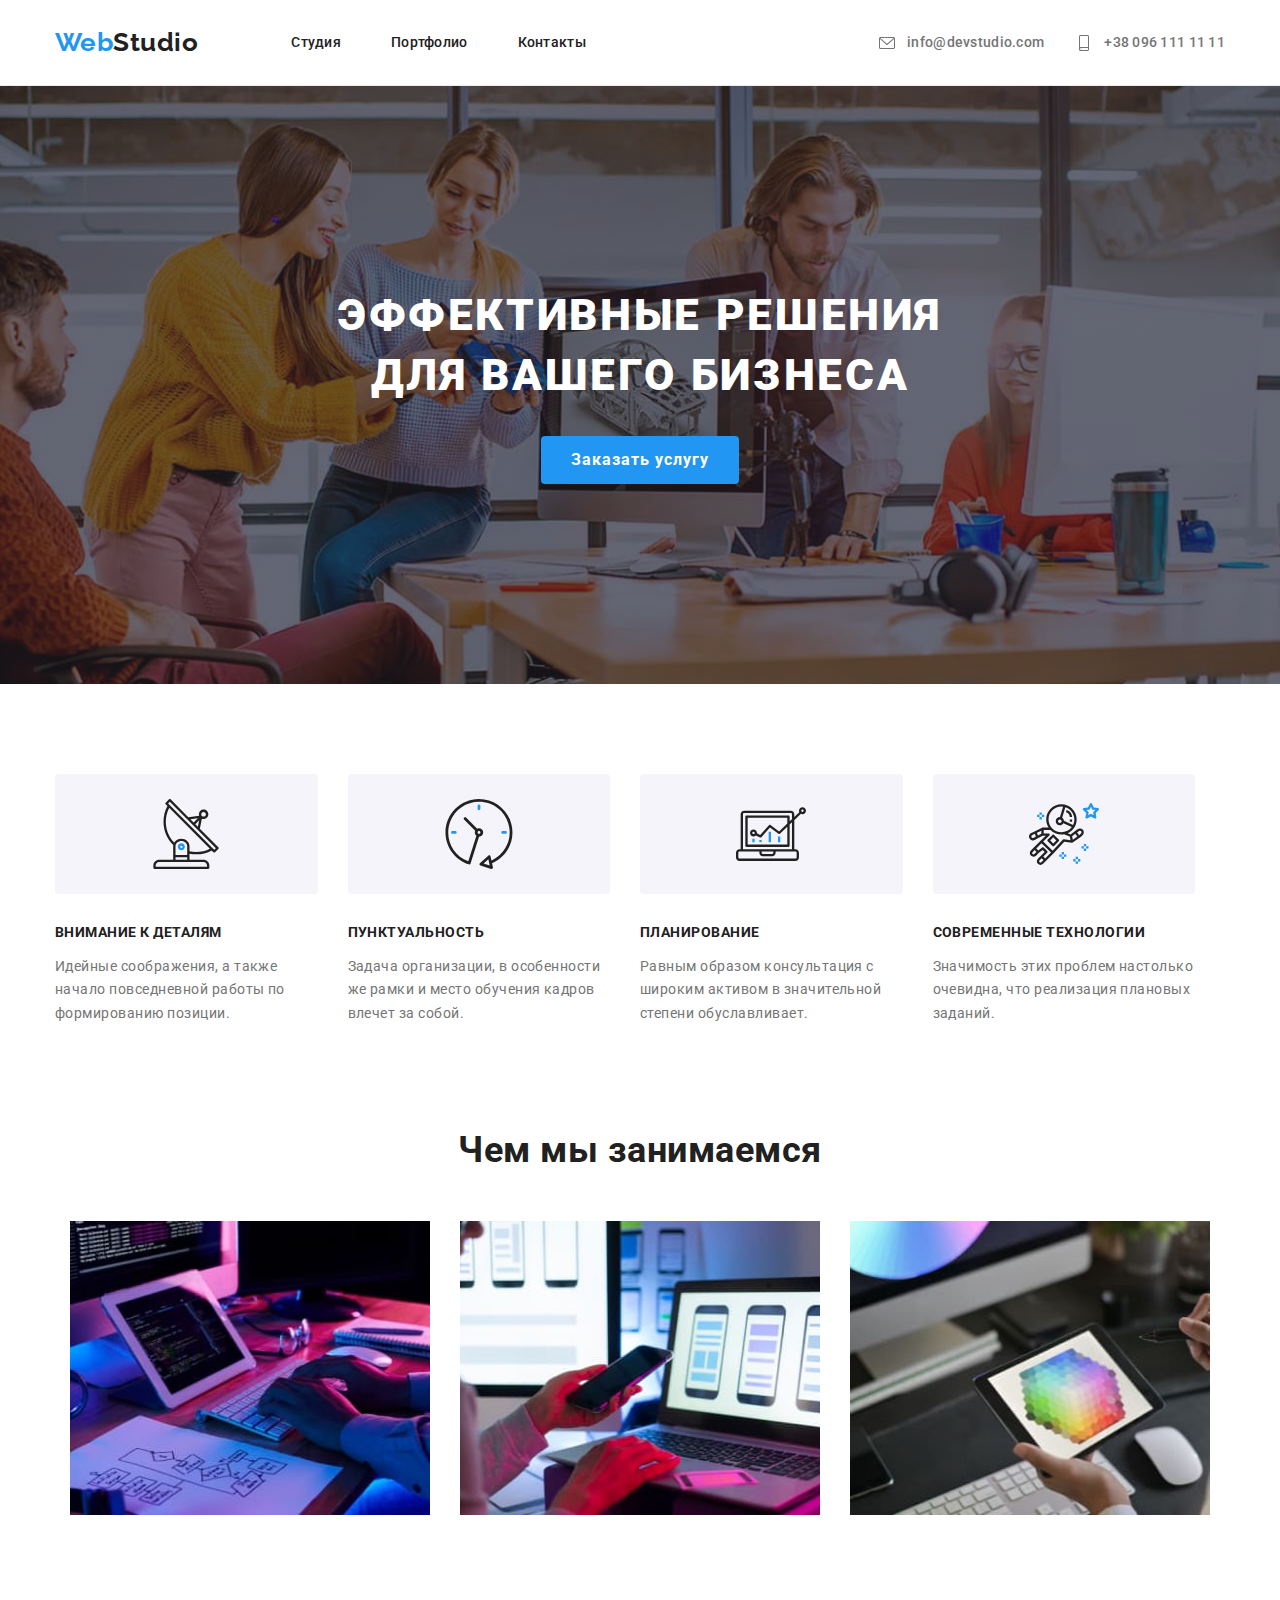
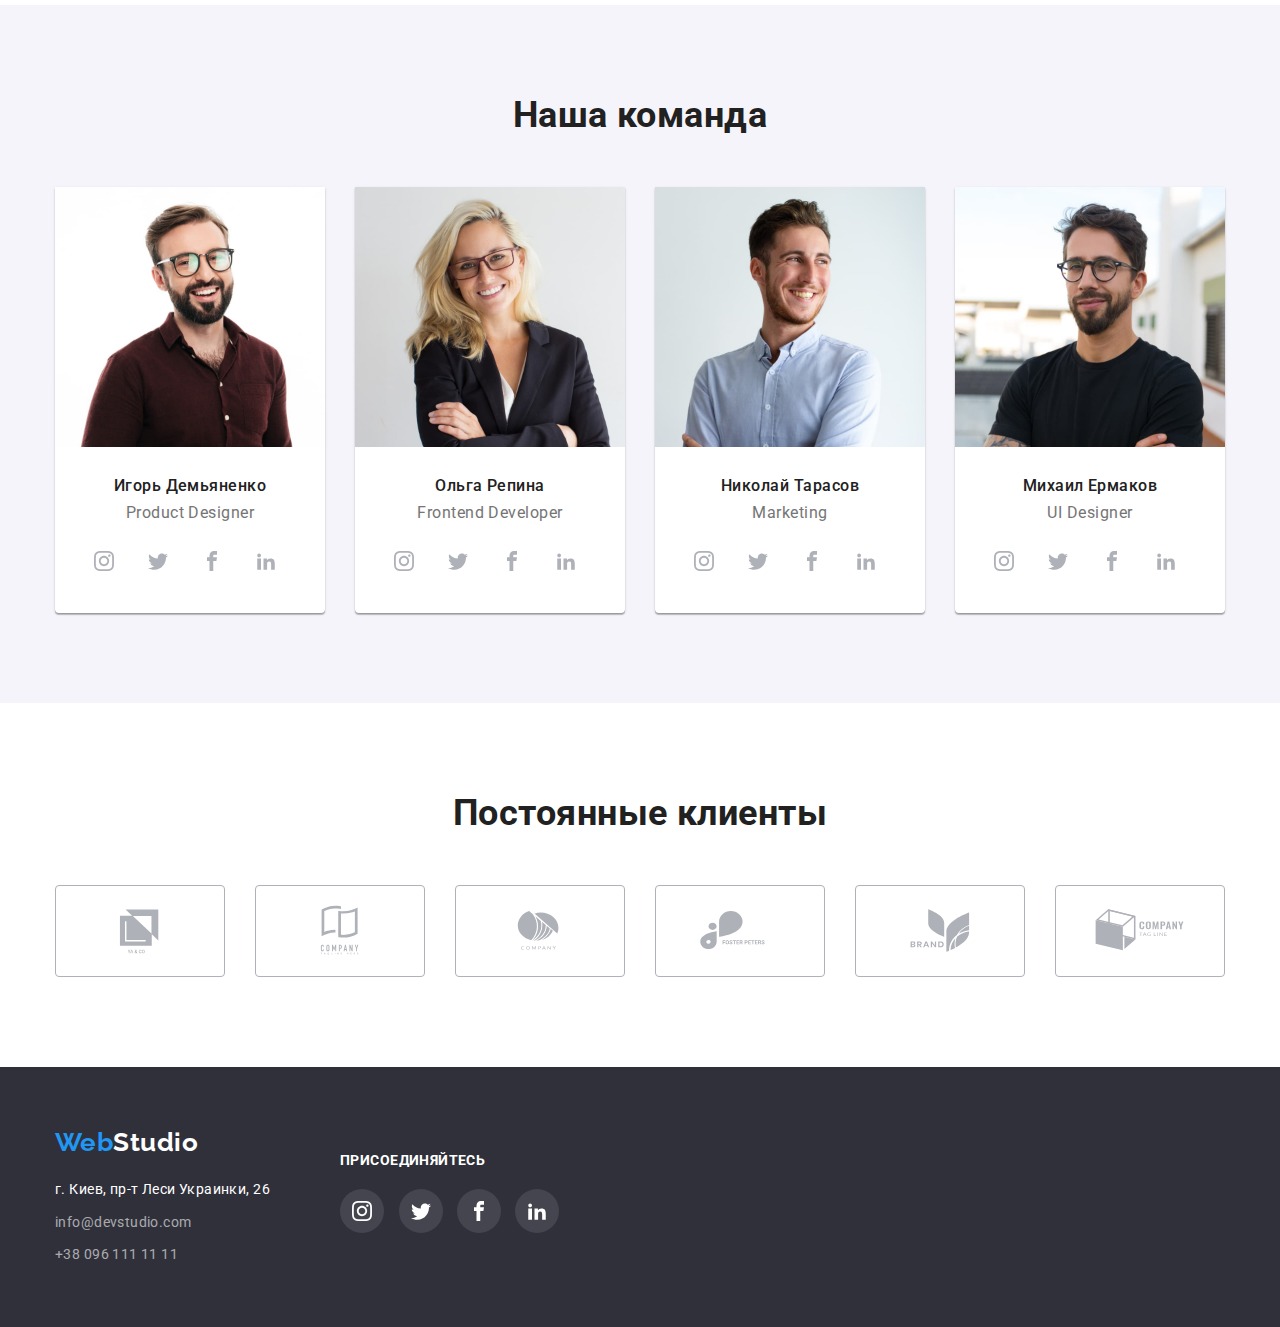
<file: index.html>
<!DOCTYPE html>
<html lang="ru">
<head>
  <meta charset="UTF-8">
  <meta http-equiv="X-UA-Compatible" content="IE=edge">
  <meta name="viewport" content="width=device-width, initial-scale=1.0">
  <title>Document</title>
  <link href="https://fonts.googleapis.com/css2?family=Raleway:wght@700&family=Roboto:wght@400;500;700;900&display=swap"
    rel="stylesheet">
    <link rel="stylesheet" href="https://cdnjs.cloudflare.com/ajax/libs/modern-normalize/1.1.0/modern-normalize.min.css">
  <link rel="stylesheet" href="./css/styles.css">
 
</head>
<body>
  <!--хедер-->
 <header class="header">
  <div class="container head">  
   <nav class="main-nav">
     <a href="/" class="logo-h"><span class="web">Web</span>Studio</a>
     <ul class="site-nav">
       <li class="site-nav-item"><a href="./index.html" class="nav-link">Студия</a></li>
       <li class="site-nav-item"><a href="./portfolio.html" class="nav-link">Портфолио</a></li>
       <li class="site-nav-item"><a href="" class="nav-link">Контакты</a></li>
     </ul>
   </nav>
   <ul class="contacts">
     <li class="site-nav-item">
      <a href="mailto:info@devstudio.com" class="contscts-link  nav-icon-link">
        <svg class="nav-icon" width="20" height="16">
          <use href="./images/icons.svg#icon-mail"></use>
        </svg>
        info@devstudio.com
      </a>
    </li>
     <li>
      <a href="tel:+380961111111" class="contscts-link  nav-icon-link">
        <svg class="nav-icon" width="20" height="16">
          <use href="./images/icons.svg#icon-phone"></use>
        </svg>
        +38 096 111 11 11
      </a>
    </li>
   </ul>
  </div>
 </header>
  
 <main>
    <!--банер-->
    
      <section class="tagline">
        <div class="container">
         <h1 class="main-title">Эффективные решения<br>для вашего бизнеса</h1>
         <button type="button" class="main-button">Заказать услугу</button>
        </div>
      </section>
    
    <!--чотири квадратики-->
    <section class="section">
      <div class="container">
      <h2 class="visually-hidden">Особенности</h2>
      <ul сlass="articles" style="display: flex;">
        <li class="article-item">
          <div class="article-box">
            <svg class="article-icon" width="70" height="70">
              <use href="./images/icons.svg#icon-antenna-1"></use>
            </svg>
          </div>
          <h2 class="article-title">Внимание к деталям</h2>
          <p class="article">Идейные соображения, а также начало повседневной работы по формированию позиции.</p>
        </li>
        <li class="article-item">
          <div class="article-box">
            <svg class="article-icon" width="70" height="70">
              <use href="./images/icons.svg#icon-clock-1"></use>
            </svg>
          </div>
          <h2 class="article-title">Пунктуальность</h2>
          <p class="article">Задача организации, в особенности же рамки и место обучения кадров влечет за собой.</p>
        </li>
        <li class="article-item">
          <div class="article-box">
            <svg class="article-icon" width="70" height="70">
              <use href="./images/icons.svg#icon-diagram-1"></use>
            </svg>
          </div>
          <h2 class="article-title">Планирование</h2>
          <p class="article">Равным образом консультация с широким активом в значительной степени обуславливает.</p>
        </li>
        <li class="article-item">
          <div class="article-box">
            <svg class="article-icon" width="70" height="70">
              <use href="./images/icons.svg#icon-astronaut-1"></use>
            </svg>
          </div>
          <h2 class="article-title">Современные технологии</h2>
          <p class="article">Значимость этих проблем настолько очевидна, что реализация плановых заданий.</p>
        </li>
      </ul>
      </div>
    </section>
    <!--картинки-->
    <section class="about section ">
      <div class="container">
       <h2 class="title">Чем мы занимаемся</h2>
       <ul class="images">
         <li class="image"><img class="img" src="images/box1.jpg" alt="написание кода" width="370" height="294">
         </li>
         <li class="image"><img class="img" src="images/box2.jpg" alt="создание мобильных приложений" width="370" height="294">
         </li>
         <li class="image"><img class="img" src="images/box3.jpg" alt="создание дизайнов" width="370" height="294">
         </li>
       </ul>
      </div>
    </section>
    <!--Люди-->
    <section class="section people">
      <div class="container">
       <h2 class="title">Наша команда</h2>
       <ul class="people-list">
         <li class="person">
             <img class ="img" src="images/img1.jpg" alt="фото сотрудника" width="270" height="260">
             <div class="person-box">
             <h3 class="name">Игорь Демьяненко</h3>
             <p lang="en" class="position">Product Designer</p>
             <ul class="people-icons">
               <li class="people-icons-item"> 
                 <a href="" class="people-icon-link">
                  <svg class="person-icon" width="20" height="20">
                    <use href=".//images/icons.svg#icon-instagram1"></use>
                  </svg>
                </a>
             </li>
              <li class="people-icons-item">
                <a href="" class="people-icon-link">
                  <svg class="person-icon" width="20" height="20">
                    <use href="./images/icons.svg#icon-twitter1" ></use>
                  </svg>
                </a>
              </li>
              <li class="people-icons-item">
                <a href="" class="people-icon-link">
                  <svg class="person-icon" width="20" height="20">
                    <use href="./images/icons.svg#icon-facebook1"></use>
                  </svg>
                </a>
              </li>
              <li class="people-icons-item">
                <a href="" class="people-icon-link">
                  <svg class="person-icon" width="20" height="20">
                    <use href="./images/icons.svg#icon-linkedin2"></use>
                  </svg>
                </a>
              </li>
             </ul>
             </div>
         </li>
         <li class="person">
             <img class ="img" src="images/img2.jpg" alt="фото сотрудника" width="270" height="260">
             <div class="person-box">
             <h3 class="name">Ольга Репина</h3>
             <p lang="en" class="position">Frontend Developer</p>
            <ul class="people-icons">
              <li class="people-icons-item">
                <a href="" class="people-icon-link">
                  <svg class="person-icon" width="20" height="20">
                    <use href=".//images/icons.svg#icon-instagram1"></use>
                  </svg>
                </a>
              </li>
              <li class="people-icons-item">
                <a href="" class="people-icon-link">
                  <svg class="person-icon" width="20" height="20">
                    <use href="./images/icons.svg#icon-twitter1"></use>
                  </svg>
                </a>
              </li>
              <li class="people-icons-item">
                <a href="" class="people-icon-link">
                  <svg class="person-icon" width="20" height="20">
                    <use href="./images/icons.svg#icon-facebook1"></use>
                  </svg>
                </a>
              </li>
              <li class="people-icons-item">
                <a href="" class="people-icon-link">
                  <svg class="person-icon" width="20" height="20">
                    <use href="./images/icons.svg#icon-linkedin2"></use>
                  </svg>
                </a>
              </li>
            </ul>
             </div>
         </li>
         <li class="person">
             <img class ="img" src="images/img3.jpg" alt="фото сотрудника" width="270" height="260">
             <div class="person-box">
             <h3 class="name">Николай Тарасов</h3>
             <p lang="en" class="position">Marketing</p>
            <ul class="people-icons">
              <li class="people-icons-item">
                <a href="" class="people-icon-link">
                  <svg class="person-icon" width="20" height="20">
                    <use href=".//images/icons.svg#icon-instagram1"></use>
                  </svg>
                </a>
              </li>
              <li class="people-icons-item">
                <a href="" class="people-icon-link">
                  <svg class="person-icon" width="20" height="20">
                    <use href="./images/icons.svg#icon-twitter1"></use>
                  </svg>
                </a>
              </li>
              <li class="people-icons-item">
                <a href="" class="people-icon-link">
                  <svg class="person-icon" width="20" height="20">
                    <use href="./images/icons.svg#icon-facebook1"></use>
                  </svg>
                </a>
              </li>
              <li class="people-icons-item">
                <a href="" class="people-icon-link">
                  <svg class="person-icon" width="20" height="20">
                    <use href="./images/icons.svg#icon-linkedin2"></use>
                  </svg>
                </a>
              </li>
            </ul>
             </div>
         </li>
         <li class="person">
             <img class ="img" src="images/img4.jpg" alt="фото сотрудника" width="270" height="260">
             <div class="person-box">
             <h3 class="name">Михаил Ермаков</h3> 
             <p lang="en" class="position">UI Designer</p>
            <ul class="people-icons">
              <li class="people-icons-item">
                <a href="" class="people-icon-link">
                  <svg class="person-icon" width="20" height="20">
                    <use href="./images/icons.svg#icon-instagram1"></use>
                  </svg>
                </a>
              </li>
              <li class="people-icons-item">
                <a href="" class="people-icon-link">
                  <svg class="person-icon" width="20" height="20">
                    <use href="./images/icons.svg#icon-twitter1"></use>
                  </svg>
                </a>
              </li>
              <li class="people-icons-item">
                <a href="" class="people-icon-link">
                  <svg class="person-icon" width="20" height="20">
                    <use href="./images/icons.svg#icon-facebook1"></use>
                  </svg>
                </a>
              </li>
              <li class="people-icons-item">
                <a href="" class="people-icon-link">
                  <svg class="person-icon" width="20" height="20">
                    <use href="./images/icons.svg#icon-linkedin2"></use>
                  </svg>
                </a>
              </li>
            </ul>
             </div>
         </li>
       </ul>
      </div>
    </section>
    <!--Клієнти-->
    <section class="clients section">
      <div class="container">
        <h2 class="title clients-title"> Постоянные клиенты </h2>
        <ul class="clients-list">
          <li class="clients-item">
            <a href="" class="clients-link">
              <svg class="clients-icon" width="100" height="60">
                <use href="./images/icons.svg#icon-client1"></use>
              </svg>
            </a>
          </li>
          <li class="clients-item">
            <a href="" class="clients-link">
              <svg class="clients-icon" width="100" height="60">
                <use href="./images/icons.svg#icon-client2"></use>
              </svg>
            </a>
          </li>
          <li class="clients-item">
            <a href="" class="clients-link">
              <svg class="clients-icon" width="100" height="60">
                <use href="./images/icons.svg#icon-client3"></use>
              </svg>
            </a>
          </li>
          <li class="clients-item">
            <a href="" class="clients-link">
              <svg class="clients-icon" width="100" height="60">
                <use href="./images/icons.svg#icon-client4"></use>
              </svg>
            </a>
          </li>
          <li class="clients-item">
            <a href="" class="clients-link">
              <svg class="clients-icon" width="100" height="60">
                <use href="./images/icons.svg#icon-client5"></use>
              </svg>
            </a>
          </li>
          <li class="clients-item">
            <a href="" class="clients-link">
              <svg class="clients-icon" width="100" height="60">
                <use href="./images/icons.svg#icon-client6"></use>
              </svg>
            </a>
          </li>
        </ul>
      </div>
    </section>
 </main>
  <!--футер-->
  <footer class="footer">
    <div class="container footer-list">
      <div class="footer-add">
        <a href="/" class="logo-f"><span class="web">Web</span>Studio</a>
        <address class="bottom">
          <ul class="bottom-nav">
            <li class="address">г. Киев, пр-т Леси Украинки, 26</li>
            <li><a href="mailto:info@devstudio.com" class="contscts-link-f">info@devstudio.com</a></li>
            <li><a href="tel:+380961111111" class="contscts-link-f">+38 096 111 11 11 </a></li>
          </ul>
        </address>
      </div>
      <div class="footer-icons">
        <h3 class="f-title"> присоединяйтесь</h3>
        <ul class="f-icons-list">
          <li class="f-icons-item">
            <a  href="" class="f-icons-link" >
              <svg class="f-icon" width="20" height="20">
                <use href="./images/icons.svg#icon-instagram1"></use>
              </svg>
            </a>
          </li>
          <li class="f-icons-item">
            <a class="f-icons-link" href="">
              <svg class="f-icon" width="20" height="20">
                <use href="./images/icons.svg#icon-twitter1"></use>
              </svg>
            </a>
          </li>
          <li class="f-icons-item">
            <a class="f-icons-link" href="">
              <svg class="f-icon" width="20" height="20">
                <use href="./images/icons.svg#icon-facebook1"></use>
              </svg>
            </a>
          </li>
          <li class="f-icons-item">
            <a class="f-icons-link" href="">
              <svg class="f-icon" width="20" height="20">
                <use href="./images/icons.svg#icon-linkedin2"></use>
              </svg>
            </a>
          </li>
        </ul>
      </div>
    </div>
  </footer>
</body>
</html>
</file>
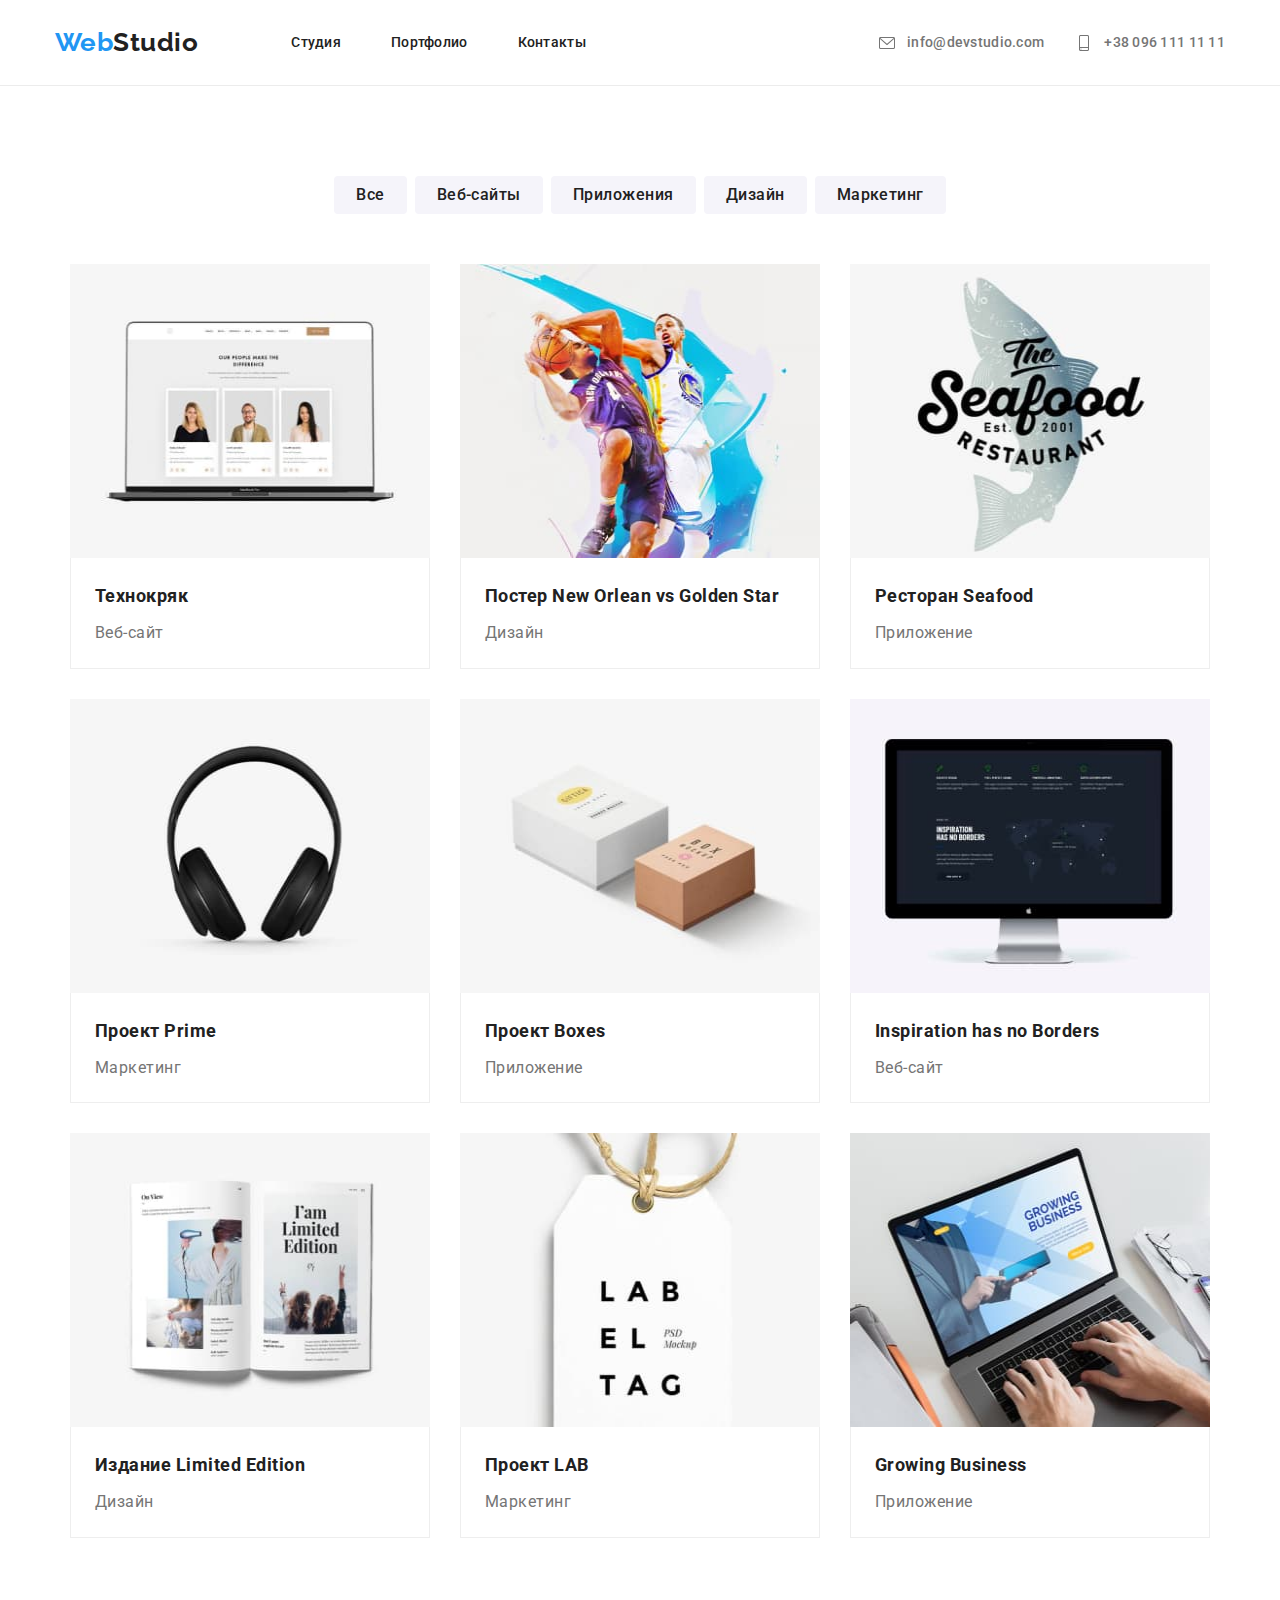
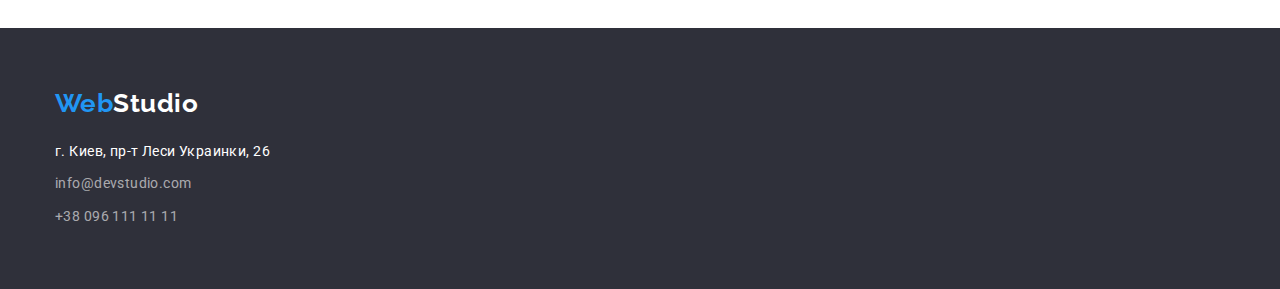
<file: portfolio.html>
<!DOCTYPE html>
<html lang="ru">
<head>
    <meta charset="UTF-8">
    <meta http-equiv="X-UA-Compatible" content="IE=edge">
    <meta name="viewport" content="width=device-width, initial-scale=1.0">
    <title>Document</title>
    <link href="https://fonts.googleapis.com/css2?family=Raleway:wght@700&family=Roboto:wght@400;500;700;900&display=swap"
        rel="stylesheet">
        <link rel="stylesheet" href="https://cdnjs.cloudflare.com/ajax/libs/modern-normalize/1.1.0/modern-normalize.min.css">
    <link rel="stylesheet" href="./css/styles.css">
</head>
<body>
    <!--верхня строка-->
   
     <header class="header">
        <div class=" container head">
        <nav class="main-nav">
            <a href="/" class="logo-h"><span class="web">Web</span>Studio</a>
            <ul class="site-nav">
                <li class="site-nav-item"><a href="./index.html" class="nav-link">Студия</a></li>
                <li class="site-nav-item"><a href="./portfolio.html" class="nav-link">Портфолио</a></li>
                <li class="site-nav-item"><a href="" class="nav-link">Контакты</a></li>
            </ul>
        </nav>
    <ul class="contacts">
        <li class="site-nav-item">
            <a href="mailto:info@devstudio.com" class="contscts-link  nav-icon-link">
                <svg class="nav-icon" width="20" height="16">
                    <use href="./images/icons.svg#icon-mail"></use>
                </svg>
                info@devstudio.com
            </a>
        </li>
        <li>
            <a href="tel:+380961111111" class="contscts-link  nav-icon-link">
                <svg class="nav-icon" width="20" height="16">
                    <use href="./images/icons.svg#icon-phone"></use>
                </svg>
                +38 096 111 11 11
            </a>
        </li>
    </ul>
        </div>
     </header>
    
    <main>
        <!--кнопки(портфоліо)-->
        <section class="section">
        <div class="container">
        <h1 class="visually-hidden">Проекты</h1>
        <ul class="buttons">
            <li class="button-item"> <button type="button" class="button">Все</button> </li>
            <li class="button-item"> <button type="button" class="button">Веб-сайты</button> </li>
            <li class="button-item"> <button type="button" class="button">Приложения</button> </li>
            <li class="button-item"> <button type="button" class="button">Дизайн</button> </li>
            <li class="button-item"> <button type="button" class="button">Маркетинг</button> </li>
        </ul>
        <!--пректи(портфоліо)-->
        <ul class="projects">
            <li class="project">
                <a href="" class="project-link">
                 <img class ="img" src="images/img01.jpg" alt="фото проекта" width="370" height="294">
                 <div class="project-box">
                 <h2 class="project-name">Технокряк</h2>
                 <p class="project-type">Веб-сайт</p>
                 </div>
                </a>
            </li>
            <li class="project">
                <a href="" class="project-link">
                 <img class ="img" src="images/img02.jpg" alt="фото проекта" width="370" height="294">
                 <div class="project-box">
                 <h2 class="project-name">Постер New Orlean vs Golden Star</h2>
                 <p class="project-type">Дизайн</p>
                 </div>
                </a>
            </li>
            <li class="project">
                <a href="" class="project-link">
                <img class ="img" src="images/img03.jpg" alt="фото проекта" width="370" height="294">
                <div class="project-box">
                <h2 class="project-name">Ресторан Seafood</h2>
                <p class="project-type">Приложение</p>
                </div>
                </a>
            </li>
            <li class="project">
                <a href="" class="project-link">
                <img class ="img" src="images/img04.jpg" alt="фото проекта" width="370" height="294">
                <div class="project-box">
                <h2 class="project-name">Проект Prime</h2>
                <p class="project-type">Маркетинг</p>
                </div>
                </a>
            </li>
            <li class="project">
                <a href="" class="project-link">
                <img class ="img" src="images/img05.jpg" alt="фото проекта" width="370" height="294">
                <div class="project-box">
                <h2 class="project-name">Проект Boxes</h2>
                <p class="project-type">Приложение</p>
                </div>
                </a>
            </li>
            <li class="project">
                <a href="" class="project-link">
                <img class ="img" src="images/img06.jpg" alt="фото проекта" width="370" height="294">
                <div class="project-box">
                <h2 class="project-name">Inspiration has no Borders</h2>
                <p class="project-type">Веб-сайт</p>
                </div>
                </a>
            </li>
            <li class="project">
                <a href="" class="project-link">
                <img class ="img" src="images/img07.jpg" alt="фото проекта" width="370" height="294">
                <div class="project-box">
                <h2 class="project-name">Издание Limited Edition</h2>
                <p class="project-type">Дизайн</p>
                </div>
                </a>
            </li>
            <li class="project">
                <a href="" class="project-link">
                <img class ="img" src="images/img08.jpg" alt="фото проекта" width="370" height="294">
                <div class="project-box">
                <h2 class="project-name">Проект LAB</h2>
                <p class="project-type">Маркетинг</p>
                </div>
                </a>
            </li>
            <li class="project">
                <a href="" class="project-link">
                <img class ="img" src="images/img09.jpg" alt="фото проекта" width="370" height="294">
                <div class="project-box">
                <h2 class="project-name">Growing Business</h2>
                <p class="project-type">Приложение</p>
                </div>
                </a>
            </li>
        </ul>
        </div>
        </section>
    </main>

    <!--низ-->

    <footer class="footer">
    <div class="container">
     <div class="footer-add">
        <a href="/" class="logo-f"><span class="web">Web</span>Studio</a>
        <address class="bottom">
            <ul class="bottom-nav">
                <li class="address">г. Киев, пр-т Леси Украинки, 26</li>
                <li><a href="mailto:info@devstudio.com" class="contscts-link-f">info@devstudio.com</a></li>
                <li><a href="tel:+380961111111" class="contscts-link-f">+38 096 111 11 11 </a></li>
            </ul>
        </address>
     </div>
    </div>
    </footer>


    
</body>
</html>
</file>
<file: css/styles.css>
:root{
    --main-text-color:#212121;
    --second-text-color: #757575;
    --acsent-color:#2196F3;
    --white-color: #FFFFFF;

}

body{
    background-color: #FFFFFF;
    color: var(--main-text-color);
    font-family: 'Roboto', sans-serif;
    line-height: 1.15;
    letter-spacing: 0.03em;
    font-size: 16px;
}

ul{
    list-style: none;
    margin: 0;
    padding: 0;
}
.container{

    max-width: 1200px;
    padding-right: 15px;
    padding-left: 15px;
    margin-right: auto;
    margin-left: auto;
}

.section {
    padding-bottom: 90px;
    padding-top: 90px;
    margin-left: auto;
    margin-right: auto;
}



/*------------хедер---------------*/
.logo-h{
    color: #212121;
    font-family: 'Raleway', sans-serif;   
}
.head{
    display: flex;
}
.header{
    /*display: flex;
    flex-direction: row;
    align-items: center;
    display: inline;
    margin-left: auto;
    margin-right: auto;*/
    border-bottom: 1px solid #ECECEC;
}

.web{
    color: var(--acsent-color);
}
.main-nav{
    display: flex;
    align-items: center;
}
/*site nav*/
.site-nav{
    margin-left: 93px;
    margin-top: 0;
    margin-bottom: 0;
    display: flex;
    justify-content: center;
}
.contacts{
    margin-left: auto;
    align-items: center;
    justify-content: center;
}
.site-nav,
.contacts{
font-weight: 500;
font-size: 14px;
line-height: 1.5;
letter-spacing: 0.02em;
display: flex;
flex-direction: row;
}
/*.site-nav-item{
    margin-right: 50px;
}*/
 .site-nav li:not(:last-child) {
     margin-right: 50px;
 }

 .contacts li:not(:last-child) {
     margin-right: 30px;
 }
.site-nav .site-nav-item:last-child{
    margin-right: 0;
}
.nav-link{
    color: #212121;
    text-decoration: none;
    padding-top: 32px;
    padding-bottom: 32px;
    display: block
}
.nav-link:hover, 
.nav-link:focus,
.nav-link:active{
    color: var(--acsent-color);
}
.contscts-link{
    color:var(--second-text-color) ;
    text-decoration: none;
    font-style: normal
}
.contscts-link:hover,
.contscts-link:focus,
.contscts-link:active {
    color: var(--acsent-color);
}
.nav-icon-link{
    display: flex;
    align-items: center;
    font-weight: 500;
    font-size: 14px;
    line-height: 1.14;
    letter-spacing: 0.02em;
    color: #757575;   
}
.nav-icon-link:hover,
.nav-icon-link:active{
    color: #2196F3;
}
.nav-icon{
    margin-right: 10px;
    fill: currentColor;
     
}



/*--------------банер----------------*/
.tagline {
    background-image: linear-gradient(rgba(47, 48, 58, 0.4), rgba(47, 48, 58, 0.4)), url(../images/background.jpg);
    background-color: #2F303A;
    text-align: center;
    margin-left: auto;
    margin-right: auto;
    margin-top: 0px;
    padding-top: 200px;
    padding-bottom: 200px;
    max-width: 1600px;
    background-repeat: no-repeat;
    background-size: cover;
    background-position: 50% 50%;

}
.main-title {
    color: #FFFFFF;
    font-weight: 900;
    font-size: 44px;
    line-height: 1.36;
    letter-spacing: 0.06em;
    text-transform: uppercase;
    margin-top: 0;
    margin-bottom: 30px;
    text-align: center;
}
.main-button {
    color: #FFFFFF;
    background-color: #2196F3;
    border: none;
    cursor: pointer;
    font-family: 'Roboto';
    font-style: normal;

    line-height: 1.8;
    letter-spacing: 0.06em;
    padding-top: 10px;
    padding-bottom: 10px;
    padding-left: 30px;
    padding-right: 30px;
    font-weight: 700;
    border-radius: 4px;
}
.main-button:hover,
.main-button:focus {
    background-color: #188CE8;
    box-shadow: 0px 4px 4px rgba(0, 0, 0, 0.15);
}



/*--------------чотири квадратики-----------------*/
.visually-hidden {   
    position: absolute;
    width: 1px;
    height: 1px;
    margin: -1px;
    border: 0;
    padding: 0;
    white-space: nowrap;
    clip-path: inset(100%);
    clip: rect(0 0 0 0);
    overflow: hidden;
}


.articles{
    display: flex;
    justify-content: center;
    margin-right: -30px;
    padding: 0;
}

.article-title{
    font-weight: 700;
    font-size: 14px;
    text-transform: uppercase;
}
.article{
    color: var(--second-text-color);
    font-size: 14px;
    line-height: 1.7;   
}
.article-item{    
    margin-right: 30px;
    flex-basis: calc(100% / 4 - 30px);   
}
.article-box{
    align-items: center;
    display: flex;
    margin-bottom: 30px;
    justify-content: center;
    background-color: #F5F4FA;
    border-radius: 4px;
    height: 120px;
}


/*--------------картинки---------------*/
.about.section{
    padding-top: 0;
}
.title {
    font-weight: 700;
    font-size: 36px;
    text-align: center;
    margin-bottom: 50px;
    margin-top: 0;
}
.work-img{
    display: block;
    max-width: 100%;
   
}
.images{
    display: flex;
    justify-content: center;
}
.image{
    margin-right: 30px;
    flex-basis: calc(100% / 3 - 30px );
    display: block;
    max-width: 100%;
}
.image:last-child{
    margin-right: 0;
}




/*---------------люди-------------*/
.people{
    background-color: #F5F4FA;
}
.people-list{
    display: flex;
    justify-content: center;
    margin-right: -30px;  
}
.person{
    font-size: 16px;
    line-height: 1.18;
    text-align: center;
    box-shadow: 0px 1px 3px rgba(0, 0, 0, 0.12), 0px 1px 1px rgba(0, 0, 0, 0.14), 0px 2px 1px rgba(0, 0, 0, 0.2);
    border-radius: 0px 0px 4px 4px;
    margin-right: 30px;
    flex-basis: calc(100% / 4 - 30px);
    background-color: #FFFFFF;
}
.name{
    font-weight: 500;
    font-size: 16px;
    line-height: 1.1;   
    margin: 0 0 10px 0;  
}
.position {
    color: var(--second-text-color);
    padding: 0;
    margin: 0;
}
.person-box{
    padding-top: 30px;
    padding-bottom: 30px;
}
.people-icons{
    margin-top: 16px;
    display: flex;
    justify-content: center;
}
.people-icons li :not(:last-child){
    margin: 0;
}
.people-icons-item{
    margin-right: 10px;
}
.people-icons-item :not(:last-child){
    margin: 0;
}
.people-icon-link{
    display: flex;
    align-items: center;
    justify-content: center;
    width: 44px;
    height: 44px;
    border-radius: 50%;
    background-color: #FFFFFF;
    color: #AFB1B8;
   
}
.people-icon-link:hover,
.people-icon-link:focus {
    background-color: #2196F3 ;
    color: #FFFFFF;
}
.person-icon{
    fill: currentColor;
}



/*-----------клієнти-------------*/
.clients-title{
    
}
.clients-list{
    display: flex;
    margin: 0 auto;
    margin-right: -30px;
}
.clients-item{
    width: calc(100% / 6 );
    margin-right: 30px;
}
.clients-link{
    display: flex;
    justify-content: center;
    align-items: center;
    /*width: 170px;*/
    height: 92px;
    border: 1px solid #AFB1B8;
    border-radius: 4px;
    
    color: var(--svg-main);
}
.clients-link:hover,
.clients-link:focus{
    border-color: #2196F3;
}
.clients-link:hover .clients-icon,
.clients-link:focus .clients-icon{
    fill: #2196F3;
}

.clients-icon{
    fill: #AFB1B8;   
}
.clients-icon:hover{
    fill: currentColor;
}


/*----------футер-------------*/
.footer{
    background-color: #2F303A;
    display: block;
    padding-top: 60px; 
    padding-bottom: 60px;
    margin-left: auto;
    margin-right: auto;
}
.footer-list{
    display: flex;
    
}
.bottom{
    font-size: 14px;
    line-height: 1.7;
    display: block;
    /*margin-top: 20px;*/
}
.bottom-nav{
    display: block;    
    justify-content: center;
    
}
.bottom-nav li:not(:last-child) {
    margin-bottom: 9px;
}
.logo-f{
    color: #FFFFFF;
    margin-bottom: 20px;
    display: inline-block;
}

.logo-h, .logo-f{
    text-decoration: none;
    font-family: 'Raleway', sans-serif;
    font-weight: 700;
    font-size: 26px;
    line-height: 1.2;
}
.address{
    color: #FFFFFF;
    font-style: normal;
    font-size: 14px;
    line-height: 1.7;
    letter-spacing: 0.03em;
    /*margin-bottom: 9px;*/
}
.contscts-link-f{
    color: rgba(255, 255, 255, 0.6);
    text-decoration: none;
    font-style: normal;
    font-weight: 400;
    font-size: 14px;
    line-height: 1.7;
    letter-spacing: 0.03em;
    margin-bottom: 9px;
}

.contscts-link-f:hover,
.contscts-link-f:focus{
    color:var(--acsent-color);
}
.footer-icons{
    padding-top: 12px;
    margin-left: 70px;
    border: none;
    min-width: 206px;
    display: block
}
.f-title{
    display: inline-block;
    font-weight: 700;
    font-size: 14px;
    line-height: 1.14;
    letter-spacing: 0.03em;
    text-transform: uppercase;
    color: #FFFFFF;
    margin-bottom: 20px;
}
.f-icons-item{
    display: inline-block;
        width: 44px;
        height: 44px;
        margin-right: 10px;
}
.f-icons-link{
    display: flex;
    align-items: center;
    justify-content: center;
    width: 100%;
    height: 100%;
    border-radius: 50%;
    background-color: #44454E;
    color: #FFFFFF;
}
.f-icons-link:hover,
.f-icons-link:focus{
    background-color: #2196F3;
}
.f-icon{
    fill:  #FFFFFF;
}


/*--------------кнопки(портфоліо)---------------*/
.buttons{
    display: flex;
    flex-direction: row;
    justify-content: center;
    row-gap: 8px;
    margin-bottom: 50px;
}
.button-item:not(:first-child) {
    margin-left: 8px;
}
/*.button-item {
  margin-left: 8px;
}
.button-item :first-child {
 margin-left: 0;
}*/
.button{   
    color: var(--main-text-color);
    background-color: #F5F4FA;
    border: none;
    cursor: pointer;
    font-weight: 500;
    font-size: 16px;
    line-height: 1.6;
    text-align: center;
    font-family: 'Roboto';
    letter-spacing: 0.03em; 

    background: #F5F4FA;
    border-radius: 4px;
    padding-left: 22px;
    padding-right: 22px;
    padding-top: 6px;
    padding-bottom: 6px;   
}
.button:hover,
.button:focus,
.button:active{
    background-color:var(--acsent-color);
    color: #FFFFFF;
    box-shadow: 0px 3px 1px rgba(0, 0, 0, 0.1), 0px 1px 2px rgba(0, 0, 0, 0.08), 0px 2px 2px rgba(0, 0, 0, 0.12);
}


/*--------------------проекти(портфоліо)------------------*/
.projects{
    display: flex;
    flex-wrap: wrap;
    gap: 30px;
    padding: 0;
    list-style: none;
    justify-content: center;    
    margin-left: auto;
    margin-right: auto;   
}
.project{
    box-sizing: border-box;
    background: #FFFFFF;
    flex-basis: calc(100% / 3 - 30px);      
}

.project-link{
    text-decoration: none;
    color: #212121;
    display: block;
}
.project-link:hover , 
.project-link:focus{
    box-shadow: 0px 1px 1px rgba(0, 0, 0, 0.12), 0px 4px 4px rgba(0, 0, 0, 0.06), 1px 4px 6px rgba(0, 0, 0, 0.16);
}
.project-box{
    padding: 20px 24px 20px 24px;
    border: 1px solid #EEEEEE;
    border-top: none;
}
.project-type{
    color: #757575;
    font-size: 16px;
    line-height: 1.87;
    letter-spacing: 0.03em;
    margin: 0;    
}
.project-name{
    font-family: 'Roboto';
    font-style: normal;
    font-weight: 700;
    font-size: 18px;
    line-height: 2;
    margin-bottom: 4px;
    margin-top: 0;
}
.img{
    display: block;
    max-width: 100%;
}
</file>
